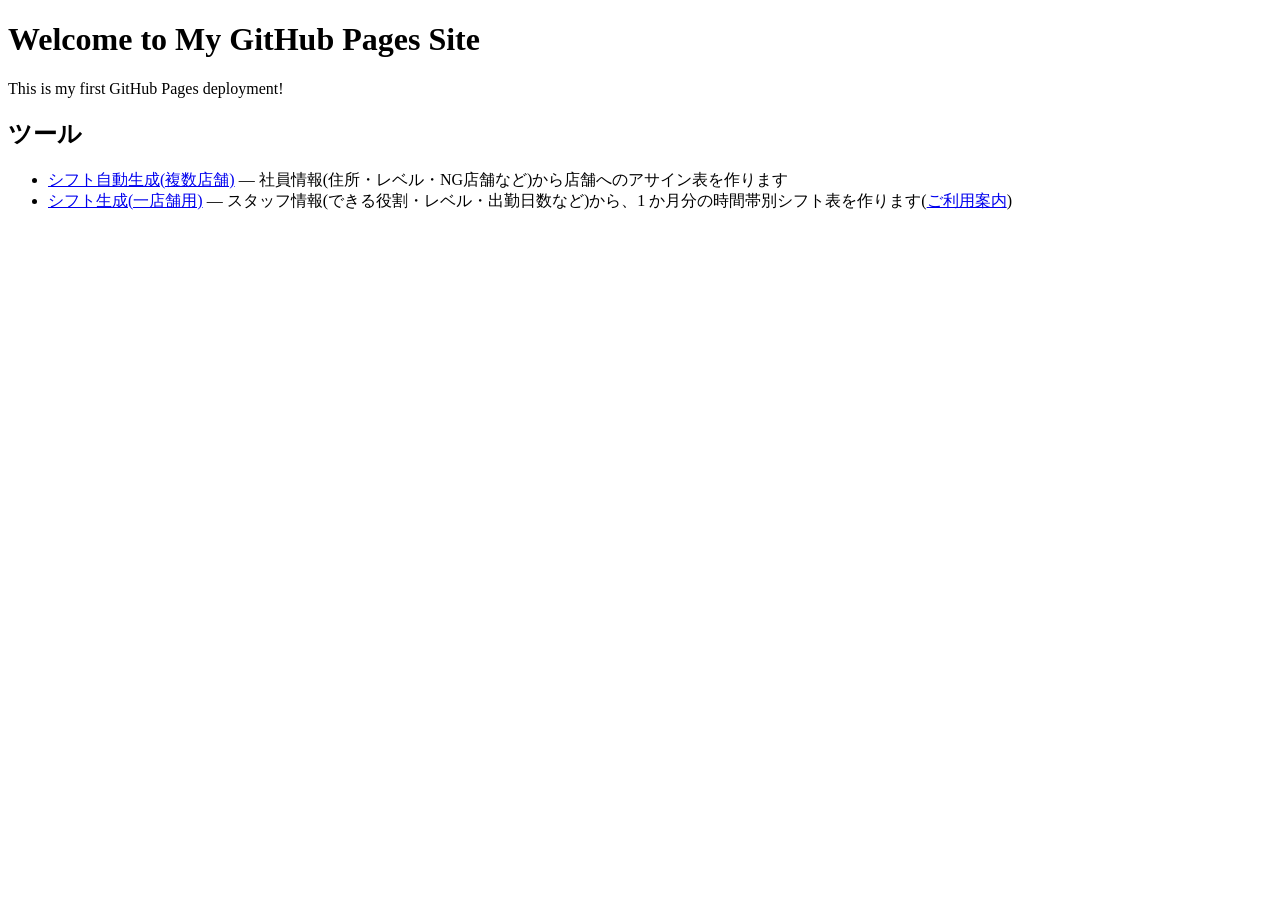
<file: index.html>
<!DOCTYPE html>
<html lang="ja">
<head>
    <meta charset="UTF-8">
    <meta name="viewport" content="width=device-width, initial-scale=1.0">
    <title>My GitHub Pages Site</title>
</head>
<body>
    <h1>Welcome to My GitHub Pages Site</h1>
    <p>This is my first GitHub Pages deployment!</p>
    <h2>ツール</h2>
    <ul>
        <li><a href="shift/">シフト自動生成(複数店舗)</a> — 社員情報(住所・レベル・NG店舗など)から店舗へのアサイン表を作ります</li>
        <li><a href="shift-single/">シフト生成(一店舗用)</a> — スタッフ情報(できる役割・レベル・出勤日数など)から、1 か月分の時間帯別シフト表を作ります(<a href="shift-single/guide.html">ご利用案内</a>)</li>
    </ul>
</body>
</html>
</file>
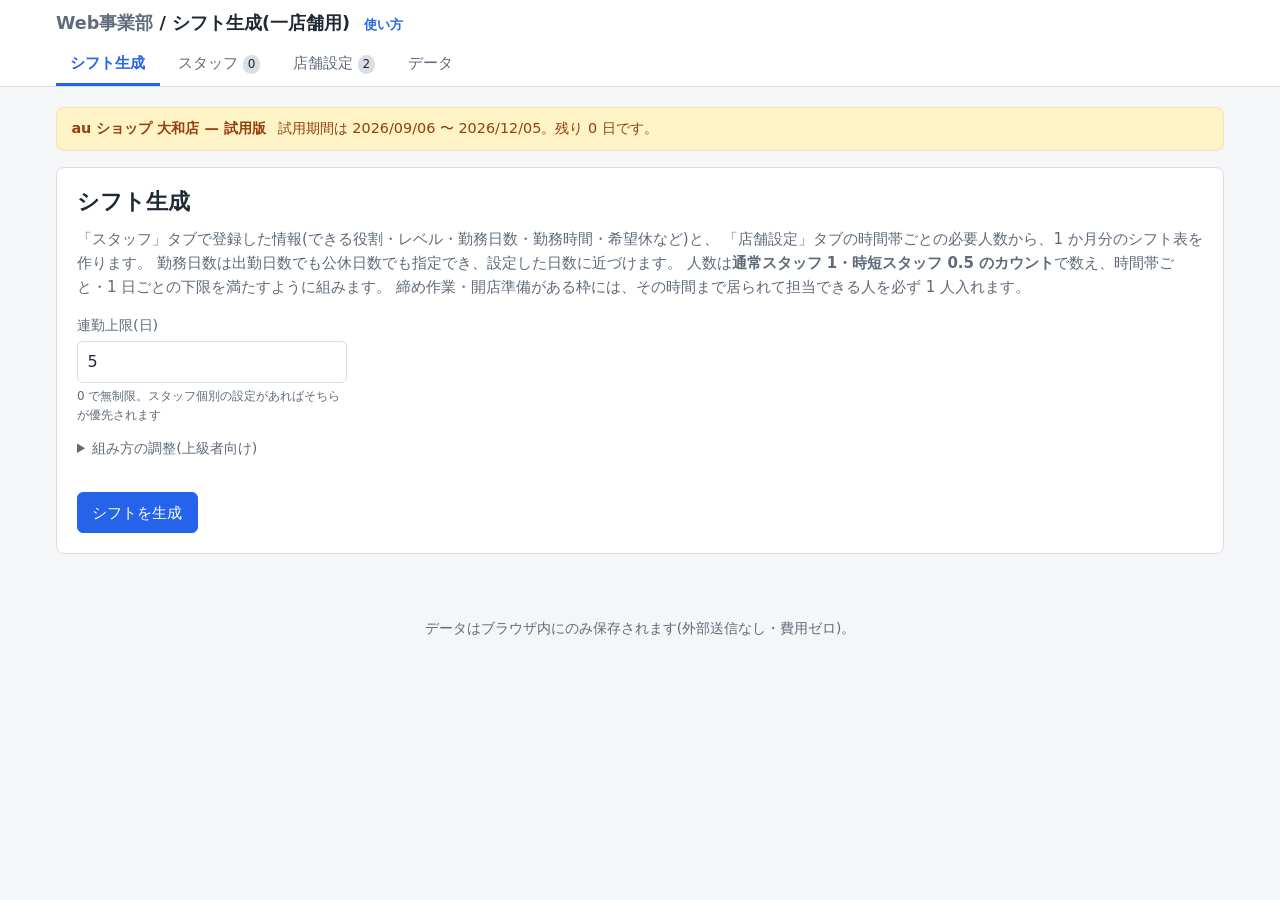
<file: shift-single/index.html>
<!DOCTYPE html>
<html lang="ja">
<head>
  <meta charset="UTF-8">
  <meta name="viewport" content="width=device-width, initial-scale=1.0">
  <meta name="robots" content="noindex">
  <title>シフト生成(一店舗用) | Web事業部</title>
  <link rel="stylesheet" href="style.css">
</head>
<body>
  <header class="app-header">
    <div class="app-header__inner">
      <h1 class="app-title"><a href="../">Web事業部</a> / シフト生成(一店舗用) <a class="app-title__guide" href="guide.html">使い方</a></h1>
      <nav class="tabs" role="tablist" aria-label="画面切り替え">
        <button class="tab is-active" role="tab" data-tab="generate" aria-selected="true">シフト生成</button>
        <button class="tab" role="tab" data-tab="staff" aria-selected="false">スタッフ <span class="badge" id="count-staff">0</span></button>
        <button class="tab" role="tab" data-tab="store" aria-selected="false">店舗設定 <span class="badge" id="count-slots">0</span></button>
        <button class="tab" role="tab" data-tab="data" aria-selected="false">データ</button>
      </nav>
    </div>
  </header>

  <main class="app-main">

    <div id="trial-banner" class="trial-banner" hidden></div>
    <div id="backup-notice" class="notice notice-warn backup-notice" hidden></div>

    <!-- ============ シフト生成 ============ -->
    <section class="panel" id="tab-generate" role="tabpanel">
      <h2>シフト生成</h2>
      <p class="help">
        「スタッフ」タブで登録した情報(できる役割・レベル・勤務日数・勤務時間・希望休など)と、
        「店舗設定」タブの時間帯ごとの必要人数から、1 か月分のシフト表を作ります。
        勤務日数は出勤日数でも公休日数でも指定でき、設定した日数に近づけます。
        人数は<strong>通常スタッフ 1・時短スタッフ 0.5 のカウント</strong>で数え、時間帯ごと・1 日ごとの下限を満たすように組みます。
        締め作業・開店準備がある枠には、その時間まで居られて担当できる人を必ず 1 人入れます。
      </p>

      <form id="form-generate" class="form-grid">
        <label>連勤上限(日) <input type="number" name="maxConsecutiveDays" min="0" max="14" step="1" value="5"> <small>0 で無制限。スタッフ個別の設定があればそちらが優先されます</small></label>
        <details class="form-grid__full">
          <summary>組み方の調整(上級者向け)</summary>
          <div class="form-grid">
            <label>出勤日数の残りを優先する強さ <input type="number" name="weightNeed" min="0" step="10" value="100"> <small>大きいほど、設定した出勤日数をきっちり消化します</small></label>
            <label>同じ時間帯に入りやすくする <input type="number" name="weightContinuity" min="0" step="1" value="6"> <small>早番の人はなるべく早番、にしたいとき大きく</small></label>
            <label>レベルの調整 <input type="number" name="weightLevel" min="0" step="1" value="3"> <small>ベテランが同じ枠に固まらないようにします</small></label>
            <label>連勤への減点 <input type="number" name="weightConsecutive" min="0" step="1" value="4"> <small>大きいほど連勤が減ります</small></label>
            <label class="check-inline"><input type="checkbox" name="improve" checked> 同じ日の枠どうしの入れ替えで人数不足を減らす</label>
          </div>
        </details>
        <div class="form-actions form-grid__full">
          <button type="submit" class="btn btn-primary">シフトを生成</button>
          <span id="generate-status" class="status"></span>
        </div>
      </form>

      <div id="result" class="result" hidden>
        <div class="result__toolbar">
          <h3>生成結果 <small id="result-period"></small></h3>
          <div class="btn-group">
            <button type="button" class="btn" id="btn-csv-grid">CSV(シフト表)</button>
            <button type="button" class="btn" id="btn-csv-date">CSV(日付別)</button>
            <button type="button" class="btn" id="btn-csv-staff">CSV(スタッフ別)</button>
            <button type="button" class="btn" id="btn-print">印刷</button>
          </div>
        </div>
        <ul class="stats" id="result-stats"></ul>
        <div id="result-warnings"></div>
        <h4>シフト表(スタッフ × 日付)</h4>
        <div class="table-wrap"><table class="shift-grid" id="result-shift-grid"></table></div>
        <p class="help" id="shift-grid-legend"></p>
        <h4>内訳(日付 × 時間帯)</h4>
        <div class="table-wrap"><table class="matrix" id="result-matrix"></table></div>
        <h4>スタッフ別の集計</h4>
        <div class="table-wrap"><table class="list" id="result-staff"></table></div>
      </div>
    </section>

    <!-- ============ スタッフ ============ -->
    <section class="panel" id="tab-staff" role="tabpanel" hidden>
      <h2>スタッフ</h2>
      <p class="help">
        できる役割(店舗設定で決めた担当)、レベル、この期間の勤務日数を登録します。
        時短勤務の人は「退勤する最遅時刻」を入れてください。締め作業まで残れない人として扱い、
        その枠には別途、締め作業ができる人が入るようにします。
        出勤時刻が決まっている人は「この時刻で固定する」にチェックを入れると、その時刻に始まる時間帯にだけ入ります。
      </p>

      <form id="form-staff" class="form-card">
        <input type="hidden" name="id">
        <h3 id="staff-form-title">スタッフを追加</h3>
        <div class="form-grid">
          <label><span>名前 <span class="req">*</span></span> <input type="text" name="name" required placeholder="山田 太郎"></label>
          <label>レベル
            <select name="level">
              <option value="1">1(研修中)</option>
              <option value="2">2(一人立ち)</option>
              <option value="3" selected>3(中堅)</option>
              <option value="4">4(リーダー)</option>
              <option value="5">5(店長代行)</option>
            </select>
          </label>
          <label>日数の基準
            <select name="dayCountMode">
              <option value="">店舗の既定にあわせる</option>
              <option value="work">出勤日数で指定</option>
              <option value="holiday">公休日数で指定</option>
            </select>
          </label>
          <label id="field-target-days"><span>出勤日数(この期間) <span class="req">*</span></span> <input type="number" name="targetDays" min="0" max="31" step="1" value="20"> <small>この日数を上限に、できるだけこの日数入れます</small></label>
          <label id="field-holiday-days" hidden><span>公休日数(この期間) <span class="req">*</span></span> <input type="number" name="holidayDays" min="0" max="31" step="1" value="9"> <small id="holiday-hint">期間の全日数から引いた日数が出勤日数になります</small></label>
          <label>出勤時刻 <input type="time" name="startLimit"> <small>空欄なら枠の開始時刻から</small></label>
          <label class="check-inline check-inline--field"><input type="checkbox" name="fixedStart"> この時刻で固定する <small>その時刻に始まる時間帯にだけ入れます</small></label>
          <label>退勤する最遅時刻 <input type="time" name="endLimit"> <small>時短勤務の人はここに終業時刻を入れます</small></label>
          <fieldset>
            <legend>開店準備・締め作業</legend>
            <div class="check-row">
              <label><input type="checkbox" name="canOpen" checked> 開店準備ができる</label>
              <label><input type="checkbox" name="canClose" checked> 締め作業ができる</label>
            </div>
          </fieldset>
          <fieldset class="form-grid__full">
            <legend>できる役割(担当)</legend>
            <div class="check-row" id="staff-roles"></div>
          </fieldset>
          <fieldset class="form-grid__full">
            <legend>勤務できる曜日</legend>
            <div class="check-row" id="staff-weekdays"></div>
          </fieldset>
          <fieldset class="form-grid__full">
            <legend>対応できる時間帯</legend>
            <div class="check-row" id="staff-slots"></div>
          </fieldset>
          <div class="form-grid__full">
            <span class="field-label">希望休</span>
            <div class="chip-input">
              <input type="date" id="staff-dayoff-date">
              <button type="button" class="btn btn-small" id="btn-add-dayoff">追加</button>
            </div>
            <div class="chips" id="staff-daysoff"></div>
          </div>
          <label>人数カウント <input type="number" name="headcount" min="0" max="5" step="0.5" placeholder="自動"> <small>空欄なら自動(時短は 0.5、それ以外は 1)</small></label>
          <label>連勤上限(任意) <input type="number" name="maxConsecutiveDays" min="0" max="14" step="1" placeholder="全体設定を使う"></label>
          <label class="form-grid__full">メモ <input type="text" name="note" placeholder="レジ担当、土日は夕方から など"></label>
        </div>
        <div class="form-actions">
          <button type="submit" class="btn btn-primary" id="btn-staff-submit">追加</button>
          <button type="button" class="btn" id="btn-staff-cancel" hidden>キャンセル</button>
          <span id="staff-status" class="status"></span>
        </div>
      </form>

      <details class="form-card" id="bulk-days-card" open>
        <summary>勤務日数をまとめて編集</summary>
        <p class="help">毎月変わる出勤日数・公休日数を、この表で一覧のまま直せます。入力するとその場で保存されます。</p>
        <div class="form-actions">
          <label class="bulk-apply">
            <span>全員を</span>
            <select id="bulk-mode">
              <option value="work">出勤日数</option>
              <option value="holiday">公休日数</option>
            </select>
            <input type="number" id="bulk-value" min="0" max="31" step="1" value="20">
            <span>日にする</span>
          </label>
          <button type="button" class="btn" id="btn-bulk-apply">全員に適用</button>
          <span class="status" id="bulk-status"></span>
        </div>
        <div class="table-wrap"><table class="list" id="bulk-days-table"></table></div>
        <p class="help" id="bulk-balance"></p>
      </details>

      <div class="table-wrap">
        <table class="list" id="staff-table"></table>
      </div>
    </section>

    <!-- ============ 店舗設定 ============ -->
    <section class="panel" id="tab-store" role="tabpanel" hidden>
      <h2>店舗設定</h2>
      <p class="help">シフトを作る期間と、時間帯ごとの必要人数を設定します。</p>

      <form id="form-store" class="form-card">
        <div class="form-grid">
          <label>店舗名 <input type="text" name="name" placeholder="カフェ 本店"></label>
          <label><span>開始日 <span class="req">*</span></span> <input type="date" name="periodStart" required></label>
          <label><span>終了日 <span class="req">*</span></span> <input type="date" name="periodEnd" required></label>
          <div class="form-grid__full period-quick">
            <span class="field-label">期間をまとめて設定</span>
            <div class="btn-group">
              <button type="button" class="btn btn-small" id="btn-period-this">今月</button>
              <button type="button" class="btn btn-small" id="btn-period-next">来月</button>
            </div>
            <small>翌月のシフトを作るときは「来月」を押してから生成してください</small>
          </div>
          <label>勤務日数の基準(既定)
            <select name="dayCountMode">
              <option value="work">出勤日数</option>
              <option value="holiday">公休日数</option>
            </select>
            <small>スタッフごとに個別に変えられます</small>
          </label>
          <fieldset class="form-grid__full">
            <legend>定休日</legend>
            <p class="help">「毎週」にチェックを入れるとその曜日は毎週休みです。「第1」〜「第5」「最終」を使うと、第1水曜だけ休み、といった設定ができます。</p>
            <div class="table-wrap"><table class="closed-grid" id="store-closed-grid"></table></div>
            <p class="help" id="closed-preview"></p>
          </fieldset>
          <div class="form-grid__full">
            <span class="field-label">臨時休業日</span>
            <div class="chip-input">
              <input type="date" id="store-closed-date">
              <button type="button" class="btn btn-small" id="btn-add-closed-date">追加</button>
            </div>
            <div class="chips" id="store-closed-dates"></div>
          </div>
          <fieldset class="form-grid__full">
            <legend>人手が足りないとき</legend>
            <label class="check-inline"><input type="checkbox" name="autoRelax" checked> 足りない日が出るなら、平日を薄くして全体を回す</label>
            <p class="help">土日祝は薄くしません。必要量を満たしたあと、残っている出勤日数は人の少ない日に配ります。</p>
          </fieldset>
          <fieldset class="form-grid__full">
            <legend>1日の合計カウント(下限)</legend>
            <p class="help">通常スタッフ 1・時短スタッフ 0.5 で数えた、その日の合計の下限です。空欄なら使いません(時間帯ごとの必要カウントだけで組みます)。</p>
            <div class="form-grid">
              <label>平日 <input type="number" name="dayMinCount" min="0" max="50" step="0.5" placeholder="使わない"></label>
              <label>土日祝 <input type="number" name="dayMinCountWeekend" min="0" max="50" step="0.5" placeholder="平日と同じ"></label>
            </div>
          </fieldset>
          <fieldset class="form-grid__full">
            <legend>多めに配置する日</legend>
            <label class="check-inline"><input type="checkbox" name="useHolidays" checked> 祝日も土日と同じ人数にする</label>
            <p class="help" id="holiday-preview"></p>
            <span class="field-label">そのほか多めにしたい日(セール日など)</span>
            <div class="chip-input">
              <input type="date" id="store-busy-date">
              <button type="button" class="btn btn-small" id="btn-add-busy-date">追加</button>
            </div>
            <div class="chips" id="store-busy-dates"></div>
          </fieldset>
        </div>
      </form>

      <h3>役割(担当)</h3>
      <p class="help">
        店舗で分けたい担当を登録します。例) au ショップ: フロア・カウンター・事務 / 飲食店: ホール・キッチン。
        役割を使わない運用なら、すべて削除しても構いません。
      </p>
      <div class="form-actions">
        <label class="check-inline">業態のひな形
          <select id="preset-select"></select>
        </label>
        <button type="button" class="btn" id="btn-apply-preset">ひな形を適用</button>
        <span class="status">役割・レベルの呼び方・時間帯をまとめて差し替えます</span>
      </div>
      <div id="role-list"></div>
      <div class="form-actions">
        <button type="button" class="btn" id="btn-add-role">役割を追加</button>
      </div>

      <h3>レベルの呼び方</h3>
      <p class="help">1〜5 の各レベルの呼び方を、店舗の言い方に合わせて変えられます。</p>
      <div class="form-grid" id="level-labels"></div>

      <h3>時間帯(シフト枠)</h3>
      <p class="help">
        1 日の中の勤務パターンです。必要カウントは「通常スタッフ 1・時短スタッフ 0.5」で数えた合計の下限です。
        役割ごとの必須人数は<strong>実人数</strong>で指定します(フロア 1 人なら、時短でも 1 人として確保します)。
      </p>
      <div id="slot-list"></div>
      <div class="form-actions">
        <button type="button" class="btn" id="btn-add-slot">時間帯を追加</button>
      </div>
    </section>

    <!-- ============ データ ============ -->
    <section class="panel" id="tab-data" role="tabpanel" hidden>
      <h2>データ</h2>
      <p class="help">
        入力した内容はこのブラウザの中(localStorage)だけに保存されます。外部には送信しません。
        端末を替えるときや、バックアップを取りたいときは書き出し・読み込みを使ってください。
      </p>
      <div class="form-actions">
        <label class="check-inline">サンプル
          <select id="sample-select"></select>
        </label>
        <button type="button" class="btn" id="btn-sample">サンプルを読み込む</button>
        <button type="button" class="btn" id="btn-export">JSON を書き出す</button>
        <button type="button" class="btn" id="btn-import">JSON を読み込む</button>
        <input type="file" id="import-file" accept="application/json,.json" hidden>
        <button type="button" class="btn btn-danger" id="btn-clear">すべて消す</button>
      </div>
      <p class="status" id="backup-status"></p>
      <p class="status" id="data-status"></p>
    </section>

  </main>

  <footer class="app-footer">
    データはブラウザ内にのみ保存されます(外部送信なし・費用ゼロ)。
  </footer>

  <script src="trial.js"></script>
  <script src="holidays.js"></script>
  <script src="scheduler.js"></script>
  <script src="app.js"></script>
</body>
</html>
</file>
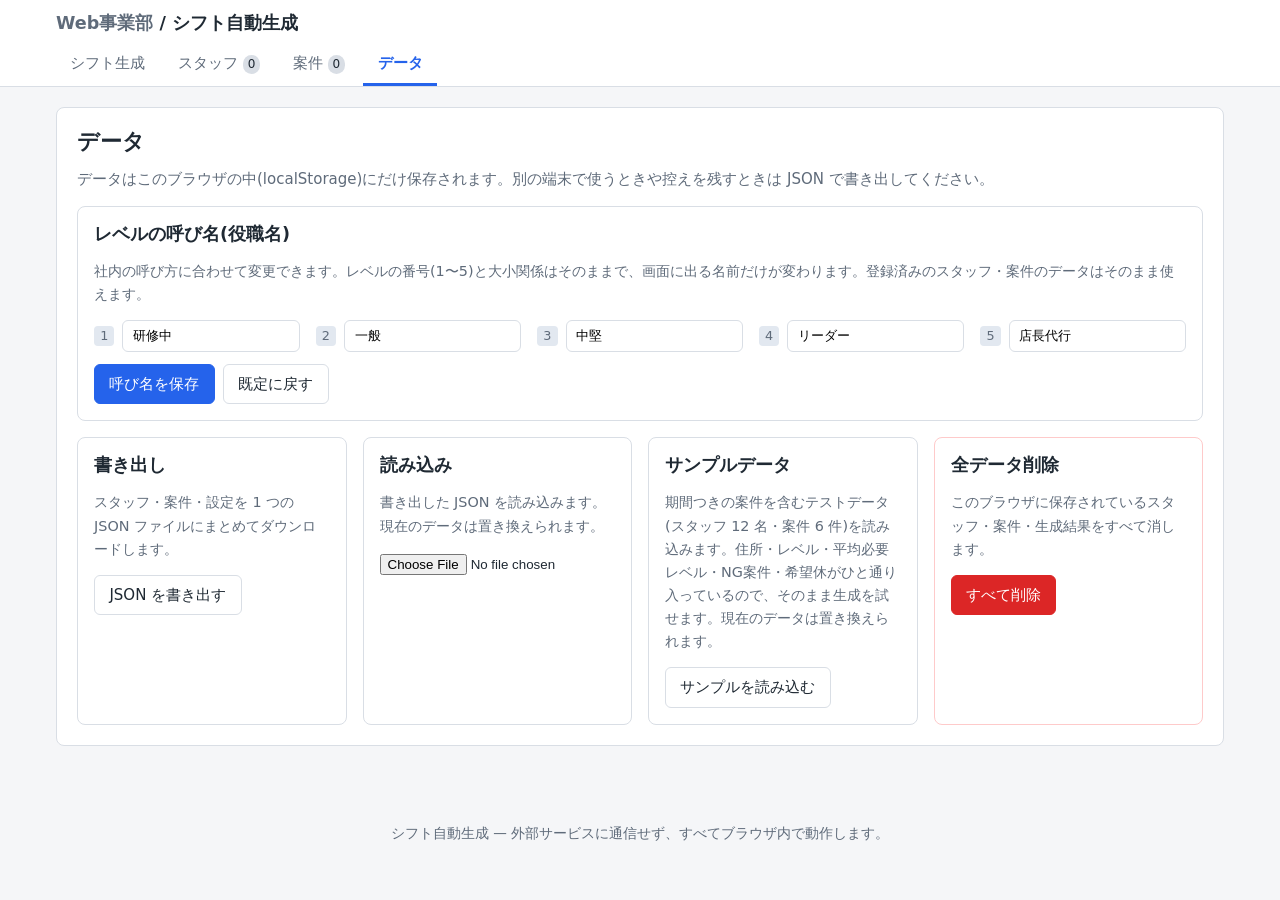
<file: shift/index.html>
<!DOCTYPE html>
<html lang="ja">
<head>
  <meta charset="UTF-8">
  <meta name="viewport" content="width=device-width, initial-scale=1.0">
  <title>シフト自動生成 | Web事業部</title>
  <link rel="stylesheet" href="style.css">
</head>
<body>
  <header class="app-header">
    <div class="app-header__inner">
      <h1 class="app-title"><a href="../">Web事業部</a> / シフト自動生成</h1>
      <nav class="tabs" role="tablist" aria-label="画面切り替え">
        <button class="tab is-active" role="tab" data-tab="generate" aria-selected="true">シフト生成</button>
        <button class="tab" role="tab" data-tab="employees" aria-selected="false">スタッフ <span class="badge" id="count-employees">0</span></button>
        <button class="tab" role="tab" data-tab="projects" aria-selected="false">案件 <span class="badge" id="count-projects">0</span></button>
        <button class="tab" role="tab" data-tab="data" aria-selected="false">データ</button>
      </nav>
    </div>
  </header>

  <main class="app-main">

    <!-- ============ シフト生成 ============ -->
    <section class="panel" id="tab-generate" role="tabpanel">
      <h2>シフト生成</h2>
      <p class="help">登録したスタッフ情報(住所・レベル・NG案件・勤務可能曜日・希望休)と案件情報(期間・必要人数・平均必要レベル)から、期間内の各日のアサインを作ります。案件ごとにコアメンバーを決めてから日々を埋めるため、同じ案件には同じ顔ぶれが入りやすくなっています。</p>

      <form id="form-generate" class="form-grid">
        <label>開始日 <input type="date" name="startDate" required></label>
        <label>終了日 <input type="date" name="endDate" required></label>
        <div class="form-grid__full"><button type="button" class="btn btn-sm" id="btn-fit-period">登録済みの案件の期間に合わせる</button></div>
        <label>通勤距離の上限(km) <input type="number" name="maxDistanceKm" min="0" step="1" value="60"> <small>0 で無制限</small></label>
        <label>連勤上限(日) <input type="number" name="maxConsecutiveDays" min="0" max="14" step="1" value="5"> <small>0 で無制限</small></label>
        <details class="form-grid__full">
          <summary>スコアの重み(上級者向け)</summary>
          <div class="form-grid">
            <label>距離 1km あたりの減点 <input type="number" name="weightDistance" min="0" step="0.1" value="1"></label>
            <label>公平性(稼働率の偏り)の減点 <input type="number" name="weightFairness" min="0" step="1" value="20"></label>
            <label>希望案件への加点 <input type="number" name="weightPreferred" min="0" step="1" value="15"></label>
            <label>同じ案件に入った実績への加点 <input type="number" name="weightContinuity" min="0" step="1" value="30"></label>
            <label>コアメンバーへの加点(顔ぶれの固定) <input type="number" name="weightCore" min="0" step="1" value="60"></label>
            <label>コア選定: 期間を担当できる割合への加点 <input type="number" name="weightCoverage" min="0" step="1" value="40"></label>
            <label>高レベル人材の温存(超過 1 段階あたりの減点) <input type="number" name="weightOverLevel" min="0" step="1" value="3"></label>
          </div>
        </details>
        <div class="form-actions form-grid__full">
          <button type="submit" class="btn btn-primary">シフトを生成</button>
          <span id="generate-status" class="status"></span>
        </div>
      </form>

      <div id="result" class="result" hidden>
        <div class="result__toolbar">
          <h3>生成結果 <small id="result-period"></small></h3>
          <div class="btn-group">
            <button class="btn" id="btn-csv-matrix">CSV(表形式)</button>
            <button class="btn" id="btn-csv-list">CSV(一覧)</button>
            <button class="btn" id="btn-print">印刷</button>
          </div>
        </div>
        <div id="result-warnings"></div>
        <h4>案件 × 日付</h4>
        <div class="table-wrap"><table class="matrix" id="result-matrix"></table></div>
        <h4>案件別のまとめ</h4>
        <div class="table-wrap"><table class="list" id="result-projects"></table></div>
        <h4>スタッフ別の集計</h4>
        <div class="table-wrap"><table class="list" id="result-employees"></table></div>
      </div>
    </section>

    <!-- ============ 社員 ============ -->
    <section class="panel" id="tab-employees" role="tabpanel" hidden>
      <h2>スタッフ</h2>
      <form id="form-employee" class="form-card">
        <input type="hidden" name="id">
        <h3 id="employee-form-title">スタッフを追加</h3>
        <div class="form-grid">
          <label><span>名前 <span class="req">*</span></span> <input type="text" name="name" required placeholder="山田 太郎"></label>
          <label>レベル
            <select name="level" data-level-options="employee"></select>
          </label>
          <label class="form-grid__full">住所 <input type="text" name="address" placeholder="東京都新宿区西新宿2-8-1"> <small>都道府県・市区町村から現場との距離を推定します</small></label>
          <label>緯度(任意) <input type="number" name="lat" step="any" placeholder="35.6896"></label>
          <label>経度(任意) <input type="number" name="lng" step="any" placeholder="139.6921"> <small>入れると距離が正確になります</small></label>
          <label>週の上限日数 <input type="number" name="maxDaysPerWeek" min="0" max="7" value="5"></label>
          <fieldset class="form-grid__full">
            <legend>勤務可能な曜日</legend>
            <div class="check-row" data-weekdays="availableWeekdays"></div>
          </fieldset>
          <label class="form-grid__full">希望休(YYYY-MM-DD を改行またはカンマ区切り)
            <textarea name="unavailableDates" rows="2" placeholder="2026-09-10, 2026-09-15"></textarea>
          </label>
          <fieldset>
            <legend>NG案件(行けない現場)</legend>
            <div class="check-col" data-projectlist="ngProjectIds"></div>
          </fieldset>
          <fieldset>
            <legend>希望案件(優先的に入れたい現場)</legend>
            <div class="check-col" data-projectlist="preferredProjectIds"></div>
          </fieldset>
          <label class="form-grid__full">メモ <input type="text" name="memo"></label>
        </div>
        <div class="form-actions">
          <button type="submit" class="btn btn-primary">保存</button>
          <button type="button" class="btn" data-action="reset-form">クリア</button>
        </div>
      </form>
      <div class="table-wrap"><table class="list" id="table-employees"></table></div>
    </section>

    <!-- ============ 案件 ============ -->
    <section class="panel" id="tab-projects" role="tabpanel" hidden>
      <h2>案件</h2>
      <p class="help">受注した案件を登録します。期間(開始日〜終了日)を入れると、その期間だけシフトが組まれます。期間を空欄にすると常設の現場として毎日扱われます。</p>
      <form id="form-project" class="form-card">
        <input type="hidden" name="id">
        <h3 id="project-form-title">案件を追加</h3>
        <div class="form-grid">
          <label><span>案件名 <span class="req">*</span></span> <input type="text" name="name" required placeholder="○○ビル 什器搬入"></label>
          <label>1日の必要人数 <input type="number" name="requiredStaff" min="0" max="99" value="2"></label>
          <label>開始日 <input type="date" name="startDate"> <small>空欄で常設扱い</small></label>
          <label>終了日 <input type="date" name="endDate"></label>
          <label class="form-grid__full">現場の住所 <input type="text" name="address" placeholder="東京都新宿区西新宿1-1-3"></label>
          <label>緯度(任意) <input type="number" name="lat" step="any"></label>
          <label>経度(任意) <input type="number" name="lng" step="any"></label>
          <label>平均必要レベル
            <input type="number" name="requiredAvgLevel" min="0" max="5" step="0.1" value="0">
            <small>その日に入るスタッフのレベル平均がこの値以上になるようにします。0 で不問(例: 2.5)</small>
          </label>
          <label>最低レベル(これ未満は配置しない)
            <select name="minLevel" data-level-options="min"></select>
          </label>
          <label>リーダー要件(1 名はこのレベル以上)
            <select name="leaderLevel" data-level-options="leader"></select>
          </label>
          <fieldset class="form-grid__full">
            <legend>稼働曜日</legend>
            <div class="check-row" data-weekdays="openWeekdays"></div>
          </fieldset>
          <label class="form-grid__full">メモ <input type="text" name="memo"></label>
        </div>
        <div class="form-actions">
          <button type="submit" class="btn btn-primary">保存</button>
          <button type="button" class="btn" data-action="reset-form">クリア</button>
        </div>
      </form>
      <div class="table-wrap"><table class="list" id="table-projects"></table></div>
    </section>

    <!-- ============ データ ============ -->
    <section class="panel" id="tab-data" role="tabpanel" hidden>
      <h2>データ</h2>
      <p class="help">データはこのブラウザの中(localStorage)にだけ保存されます。別の端末で使うときや控えを残すときは JSON で書き出してください。</p>
      <div class="card-list">
        <div class="card card--wide">
          <h3>レベルの呼び名(役職名)</h3>
          <p>社内の呼び方に合わせて変更できます。レベルの番号(1〜5)と大小関係はそのままで、画面に出る名前だけが変わります。登録済みのスタッフ・案件のデータはそのまま使えます。</p>
          <form id="form-levels">
            <div class="level-names" id="level-names"></div>
            <div class="form-actions">
              <button type="submit" class="btn btn-primary">呼び名を保存</button>
              <button type="button" class="btn" id="btn-levels-reset">既定に戻す</button>
              <span class="status" id="levels-status"></span>
            </div>
          </form>
        </div>
        <div class="card">
          <h3>書き出し</h3>
          <p>スタッフ・案件・設定を 1 つの JSON ファイルにまとめてダウンロードします。</p>
          <button class="btn" id="btn-export">JSON を書き出す</button>
        </div>
        <div class="card">
          <h3>読み込み</h3>
          <p>書き出した JSON を読み込みます。現在のデータは置き換えられます。</p>
          <input type="file" id="input-import" accept="application/json,.json">
        </div>
        <div class="card">
          <h3>サンプルデータ</h3>
          <p>期間つきの案件を含むテストデータ(スタッフ 12 名・案件 6 件)を読み込みます。住所・レベル・平均必要レベル・NG案件・希望休がひと通り入っているので、そのまま生成を試せます。現在のデータは置き換えられます。</p>
          <button class="btn" id="btn-sample">サンプルを読み込む</button>
        </div>
        <div class="card card--danger">
          <h3>全データ削除</h3>
          <p>このブラウザに保存されているスタッフ・案件・生成結果をすべて消します。</p>
          <button class="btn btn-danger" id="btn-clear">すべて削除</button>
        </div>
      </div>
    </section>
  </main>

  <footer class="app-footer">
    <p>シフト自動生成 — 外部サービスに通信せず、すべてブラウザ内で動作します。</p>
  </footer>

  <script src="scheduler.js"></script>
  <script src="app.js"></script>
</body>
</html>
</file>
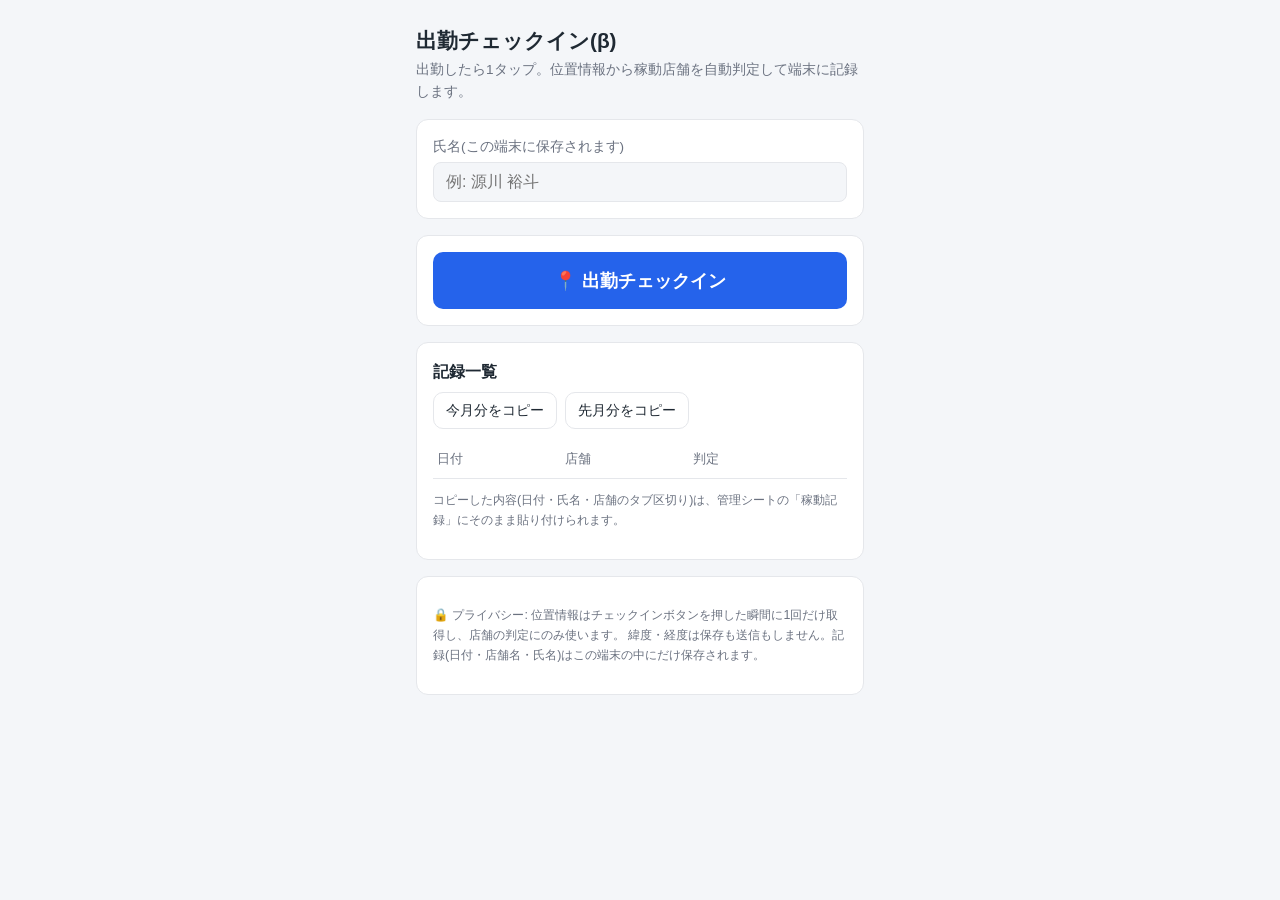
<file: checkin.html>
<!DOCTYPE html>
<html lang="ja">
<head>
<meta charset="UTF-8">
<meta name="viewport" content="width=device-width, initial-scale=1.0">
<title>出勤チェックイン(β)</title>
<style>
  :root {
    --bg: #f4f6f9;
    --card: #ffffff;
    --text: #1f2933;
    --sub: #6b7280;
    --accent: #2563eb;
    --accent-press: #1d4ed8;
    --line: #e5e7eb;
    --ok-bg: #ecfdf5;
    --ok-text: #047857;
    --warn-bg: #fffbeb;
    --warn-text: #b45309;
  }
  @media (prefers-color-scheme: dark) {
    :root {
      --bg: #111827;
      --card: #1f2937;
      --text: #f3f4f6;
      --sub: #9ca3af;
      --accent: #3b82f6;
      --accent-press: #2563eb;
      --line: #374151;
      --ok-bg: #064e3b;
      --ok-text: #a7f3d0;
      --warn-bg: #78350f;
      --warn-text: #fde68a;
    }
  }
  * { box-sizing: border-box; }
  body {
    margin: 0;
    background: var(--bg);
    color: var(--text);
    font-family: -apple-system, BlinkMacSystemFont, "Hiragino Sans", "Noto Sans JP", sans-serif;
    line-height: 1.6;
  }
  main { max-width: 480px; margin: 0 auto; padding: 16px 16px 48px; }
  h1 { font-size: 1.3rem; margin: 8px 0 2px; }
  .lead { color: var(--sub); font-size: 0.85rem; margin: 0 0 16px; }
  .card {
    background: var(--card);
    border: 1px solid var(--line);
    border-radius: 12px;
    padding: 16px;
    margin-bottom: 16px;
  }
  label { display: block; font-size: 0.85rem; color: var(--sub); margin-bottom: 4px; }
  input[type="text"], select {
    width: 100%;
    font-size: 1rem;
    padding: 10px 12px;
    border: 1px solid var(--line);
    border-radius: 8px;
    background: var(--bg);
    color: var(--text);
  }
  button {
    font-size: 1rem;
    border: none;
    border-radius: 10px;
    padding: 12px 16px;
    cursor: pointer;
  }
  .primary {
    display: block;
    width: 100%;
    background: var(--accent);
    color: #fff;
    font-size: 1.15rem;
    font-weight: bold;
    padding: 16px;
  }
  .primary:active { background: var(--accent-press); }
  .secondary {
    background: none;
    border: 1px solid var(--line);
    color: var(--text);
    font-size: 0.9rem;
    padding: 8px 12px;
  }
  .status { margin-top: 12px; padding: 10px 12px; border-radius: 8px; font-size: 0.95rem; display: none; }
  .status.ok { display: block; background: var(--ok-bg); color: var(--ok-text); }
  .status.warn { display: block; background: var(--warn-bg); color: var(--warn-text); }
  .manual { display: none; margin-top: 12px; }
  .manual.show { display: block; }
  .row-actions { display: flex; gap: 8px; margin-top: 12px; flex-wrap: wrap; }
  table { width: 100%; border-collapse: collapse; font-size: 0.95rem; }
  th, td { text-align: left; padding: 8px 4px; border-bottom: 1px solid var(--line); }
  th { color: var(--sub); font-weight: normal; font-size: 0.8rem; }
  td button { padding: 4px 10px; font-size: 0.8rem; }
  .note { font-size: 0.78rem; color: var(--sub); }
  textarea {
    width: 100%; height: 120px; margin-top: 8px;
    border: 1px solid var(--line); border-radius: 8px;
    background: var(--bg); color: var(--text); font-size: 0.85rem;
    display: none;
  }
  textarea.show { display: block; }
</style>
</head>
<body>
<main>
  <h1>出勤チェックイン(β)</h1>
  <p class="lead">出勤したら1タップ。位置情報から稼動店舗を自動判定して端末に記録します。</p>

  <section class="card">
    <label for="name">氏名(この端末に保存されます)</label>
    <input type="text" id="name" placeholder="例: 源川 裕斗" autocomplete="name">
  </section>

  <section class="card">
    <button class="primary" id="checkinBtn">📍 出勤チェックイン</button>
    <div class="status" id="status"></div>
    <div class="manual" id="manual">
      <label for="manualStore">店舗を選んで手動で記録:</label>
      <select id="manualStore"></select>
      <div class="row-actions">
        <button class="secondary" id="manualBtn">この店舗で記録する</button>
      </div>
    </div>
  </section>

  <section class="card">
    <h2 style="font-size:1rem; margin:0 0 8px;">記録一覧</h2>
    <div class="row-actions" style="margin:0 0 12px;">
      <button class="secondary" id="copyThisMonth">今月分をコピー</button>
      <button class="secondary" id="copyLastMonth">先月分をコピー</button>
    </div>
    <table>
      <thead><tr><th>日付</th><th>店舗</th><th>判定</th><th></th></tr></thead>
      <tbody id="logBody"></tbody>
    </table>
    <textarea id="fallbackArea" readonly></textarea>
    <p class="note">コピーした内容(日付・氏名・店舗のタブ区切り)は、管理シートの「稼動記録」にそのまま貼り付けられます。</p>
  </section>

  <section class="card">
    <p class="note">
      🔒 プライバシー: 位置情報はチェックインボタンを押した瞬間に1回だけ取得し、店舗の判定にのみ使います。
      緯度・経度は保存も送信もしません。記録(日付・店舗名・氏名)はこの端末の中にだけ保存されます。
    </p>
  </section>
</main>

<script>
"use strict";

// 店舗リスト(座標は最寄り駅の仮の値。実際の店舗の場所に合わせて要修正)
// radiusM: この距離(メートル)以内なら、その店舗にいると判定する
var STORES = [
  { name: "元住吉",        lat: 35.5636, lng: 139.6544, radiusM: 600 },
  { name: "大和",          lat: 35.4876, lng: 139.4617, radiusM: 600 },
  { name: "南林間",        lat: 35.5030, lng: 139.4552, radiusM: 600 },
  { name: "ジョイナス横浜", lat: 35.4660, lng: 139.6220, radiusM: 600 },
  { name: "橋本",          lat: 35.5949, lng: 139.3450, radiusM: 600 },
  { name: "武蔵新城",      lat: 35.5871, lng: 139.6533, radiusM: 600 },
  { name: "本社",          lat: 35.4660, lng: 139.6220, radiusM: 600 }
];

var KEY_NAME = "checkin.name";
var KEY_LOGS = "checkin.logs"; // [{date:"2026/09/05", store:"大和", method:"GPS"|"手動"}]

var nameInput = document.getElementById("name");
var statusEl = document.getElementById("status");
var manualEl = document.getElementById("manual");
var manualStore = document.getElementById("manualStore");
var logBody = document.getElementById("logBody");
var fallbackArea = document.getElementById("fallbackArea");

function loadLogs() {
  try { return JSON.parse(localStorage.getItem(KEY_LOGS)) || []; }
  catch (e) { return []; }
}
function saveLogs(logs) {
  try { localStorage.setItem(KEY_LOGS, JSON.stringify(logs)); }
  catch (e) { showStatus("warn", "端末への保存に失敗しました。プライベートモードでは使えません。"); }
}
function todayStr() {
  var d = new Date();
  return d.getFullYear() + "/" + pad2(d.getMonth() + 1) + "/" + pad2(d.getDate());
}
function pad2(n) { return ("0" + n).slice(-2); }

function showStatus(kind, msg) {
  statusEl.className = "status " + kind;
  statusEl.textContent = msg;
}

// 2点間の距離(メートル)。ハバサイン公式
function distanceM(lat1, lng1, lat2, lng2) {
  var R = 6371000;
  var toRad = function (deg) { return deg * Math.PI / 180; };
  var dLat = toRad(lat2 - lat1);
  var dLng = toRad(lng2 - lng1);
  var a = Math.sin(dLat / 2) * Math.sin(dLat / 2) +
    Math.cos(toRad(lat1)) * Math.cos(toRad(lat2)) *
    Math.sin(dLng / 2) * Math.sin(dLng / 2);
  return 2 * R * Math.asin(Math.sqrt(a));
}

function addLog(store, method) {
  var name = nameInput.value.trim();
  if (!name) {
    showStatus("warn", "先に氏名を入力してください。");
    return;
  }
  var date = todayStr();
  var logs = loadLogs();
  var dup = logs.some(function (l) { return l.date === date && l.store === store; });
  if (dup) {
    showStatus("warn", date + " の「" + store + "」はすでに記録済みです。");
    return;
  }
  logs.push({ date: date, store: store, method: method });
  saveLogs(logs);
  renderLogs();
  showStatus("ok", "✅ " + date + " 「" + store + "」で記録しました(" + method + ")。");
  manualEl.className = "manual";
}

document.getElementById("checkinBtn").addEventListener("click", function () {
  if (!nameInput.value.trim()) {
    showStatus("warn", "先に氏名を入力してください。");
    return;
  }
  if (!navigator.geolocation) {
    showStatus("warn", "この端末では位置情報が使えません。下から手動で選んでください。");
    manualEl.className = "manual show";
    return;
  }
  showStatus("ok", "位置情報を取得しています…");
  navigator.geolocation.getCurrentPosition(function (pos) {
    var lat = pos.coords.latitude;
    var lng = pos.coords.longitude;
    var best = null;
    STORES.forEach(function (s) {
      var d = distanceM(lat, lng, s.lat, s.lng);
      if (!best || d < best.d) best = { store: s, d: d };
    });
    // 座標はここで使い捨て。保存しない
    if (best && best.d <= best.store.radiusM) {
      addLog(best.store.name, "GPS");
    } else {
      var near = best ? "(いちばん近いのは「" + best.store.name + "」約" + Math.round(best.d / 100) / 10 + "km)" : "";
      showStatus("warn", "登録済みの店舗の近くではないようです" + near + "。下から手動で選んでください。");
      manualEl.className = "manual show";
    }
  }, function () {
    showStatus("warn", "位置情報を取得できませんでした(許可されていない可能性)。下から手動で選んでください。");
    manualEl.className = "manual show";
  }, { enableHighAccuracy: true, timeout: 10000, maximumAge: 60000 });
});

document.getElementById("manualBtn").addEventListener("click", function () {
  addLog(manualStore.value, "手動");
});

function renderLogs() {
  var logs = loadLogs().slice().sort(function (a, b) { return a.date < b.date ? 1 : -1; });
  logBody.innerHTML = "";
  logs.forEach(function (l) {
    var tr = document.createElement("tr");
    [l.date, l.store, l.method].forEach(function (v) {
      var td = document.createElement("td");
      td.textContent = v;
      tr.appendChild(td);
    });
    var tdBtn = document.createElement("td");
    var btn = document.createElement("button");
    btn.className = "secondary";
    btn.textContent = "削除";
    btn.addEventListener("click", function () {
      var rest = loadLogs().filter(function (x) {
        return !(x.date === l.date && x.store === l.store && x.method === l.method);
      });
      saveLogs(rest);
      renderLogs();
    });
    tdBtn.appendChild(btn);
    tr.appendChild(tdBtn);
    logBody.appendChild(tr);
  });
}

function copyMonth(offset) {
  var name = nameInput.value.trim();
  if (!name) {
    showStatus("warn", "先に氏名を入力してください。");
    return;
  }
  var d = new Date();
  d.setDate(1);
  d.setMonth(d.getMonth() + offset);
  var prefix = d.getFullYear() + "/" + pad2(d.getMonth() + 1) + "/";
  var lines = loadLogs()
    .filter(function (l) { return l.date.indexOf(prefix) === 0; })
    .sort(function (a, b) { return a.date < b.date ? -1 : 1; })
    .map(function (l) { return l.date + "\t" + name + "\t" + l.store; });
  if (lines.length === 0) {
    showStatus("warn", "その月の記録がありません。");
    return;
  }
  var text = lines.join("\n");
  var done = function () { showStatus("ok", lines.length + " 件をコピーしました。管理シートの「稼動記録」に貼り付けてください。"); };
  if (navigator.clipboard && navigator.clipboard.writeText) {
    navigator.clipboard.writeText(text).then(done, function () { showFallback(text); });
  } else {
    showFallback(text);
  }
}
function showFallback(text) {
  fallbackArea.value = text;
  fallbackArea.className = "show";
  fallbackArea.select();
  showStatus("warn", "自動コピーできなかったので、下の欄を長押しでコピーしてください。");
}

document.getElementById("copyThisMonth").addEventListener("click", function () { copyMonth(0); });
document.getElementById("copyLastMonth").addEventListener("click", function () { copyMonth(-1); });

// 初期化
nameInput.value = localStorage.getItem(KEY_NAME) || "";
nameInput.addEventListener("change", function () {
  try { localStorage.setItem(KEY_NAME, nameInput.value.trim()); } catch (e) {}
});
STORES.forEach(function (s) {
  var opt = document.createElement("option");
  opt.value = s.name;
  opt.textContent = s.name;
  manualStore.appendChild(opt);
});
renderLogs();
</script>
</body>
</html>
</file>
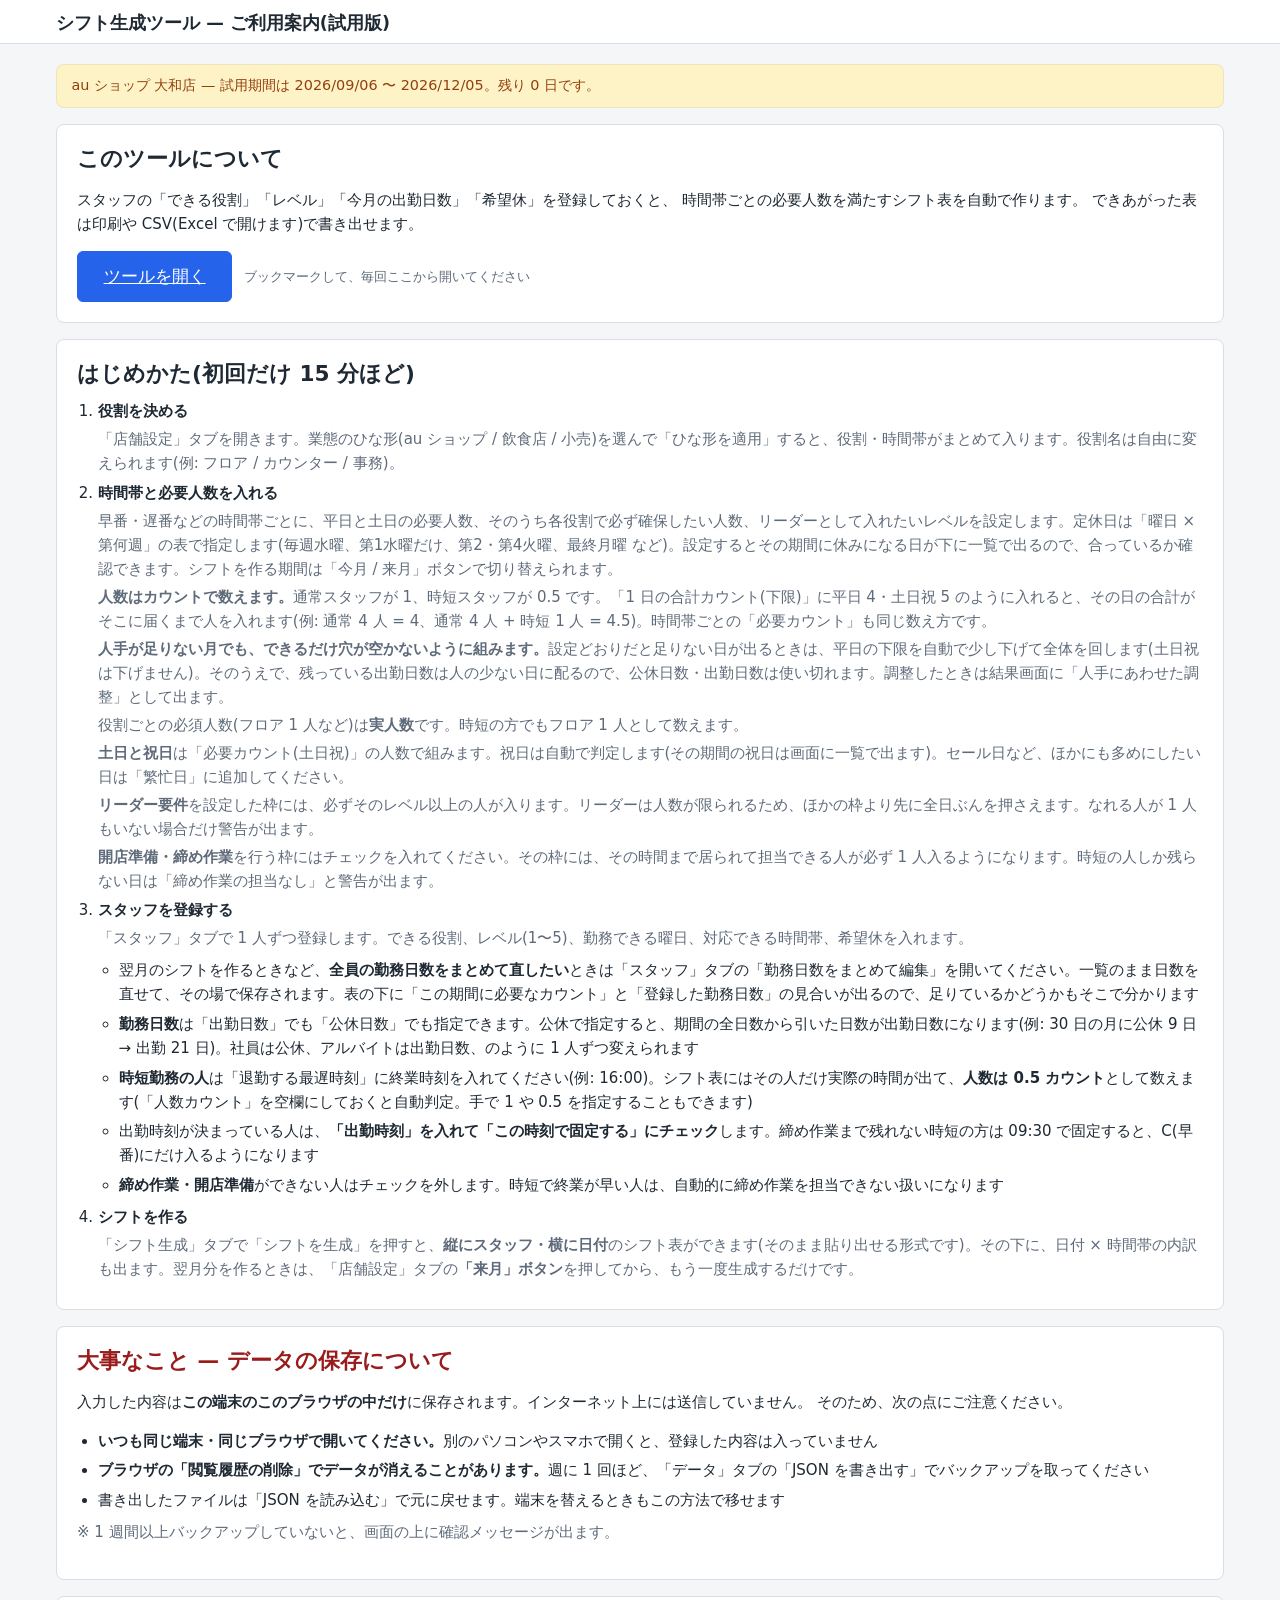
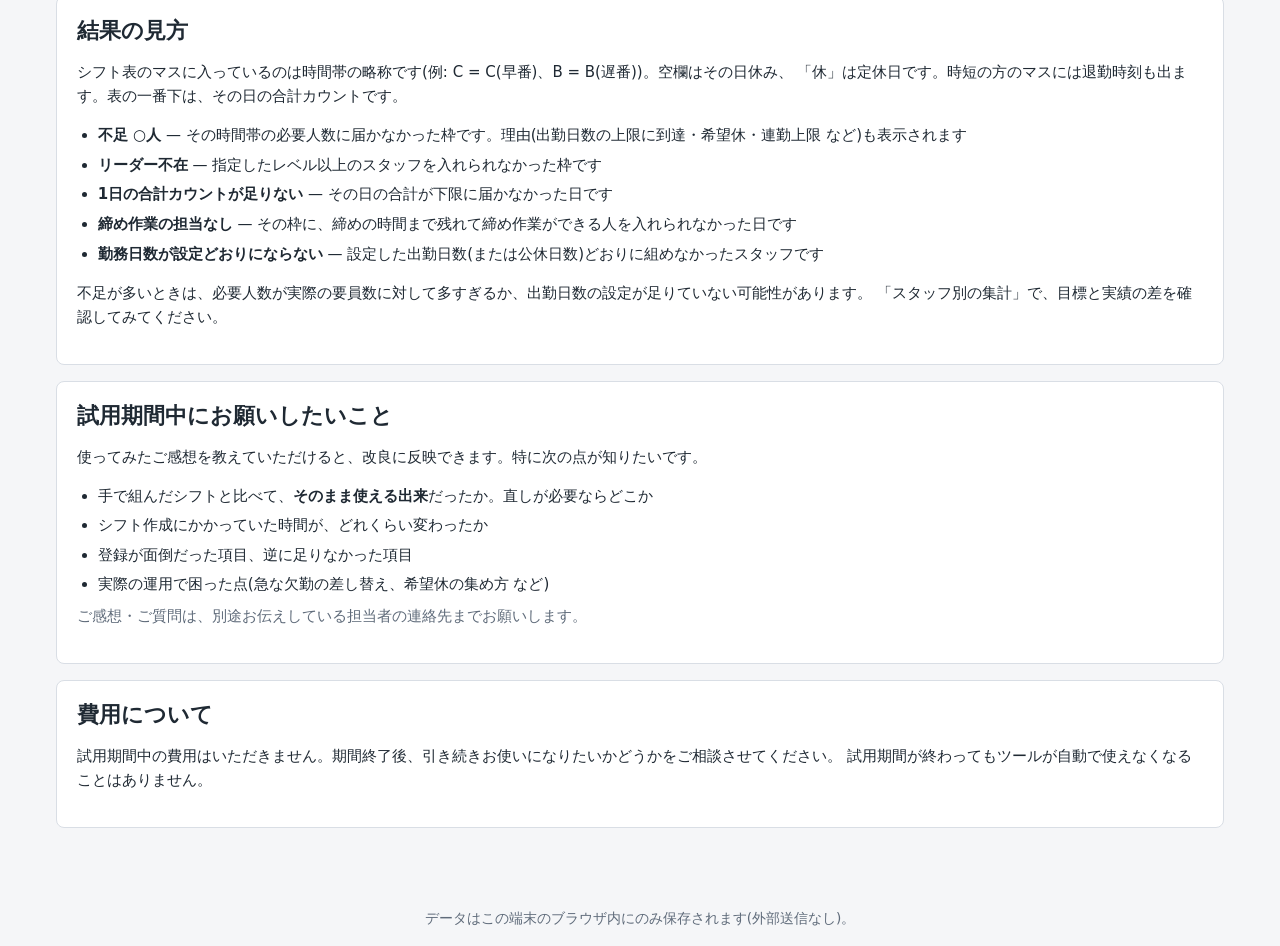
<file: shift-single/guide.html>
<!DOCTYPE html>
<html lang="ja">
<head>
  <meta charset="UTF-8">
  <meta name="viewport" content="width=device-width, initial-scale=1.0">
  <meta name="robots" content="noindex">
  <title>ご利用案内 | シフト生成ツール(試用版)</title>
  <link rel="stylesheet" href="style.css">
</head>
<body>
  <header class="app-header">
    <div class="app-header__inner">
      <h1 class="app-title">シフト生成ツール — ご利用案内(試用版)</h1>
    </div>
  </header>

  <main class="app-main guide">

    <div id="trial-banner" class="trial-banner" hidden></div>

    <section class="panel">
      <h2>このツールについて</h2>
      <p>
        スタッフの「できる役割」「レベル」「今月の出勤日数」「希望休」を登録しておくと、
        時間帯ごとの必要人数を満たすシフト表を自動で作ります。
        できあがった表は印刷や CSV(Excel で開けます)で書き出せます。
      </p>
      <p class="guide-cta">
        <a class="btn btn-primary btn-large" href="./">ツールを開く</a>
        <small>ブックマークして、毎回ここから開いてください</small>
      </p>
    </section>

    <section class="panel">
      <h2>はじめかた(初回だけ 15 分ほど)</h2>
      <ol class="guide-steps">
        <li>
          <strong>役割を決める</strong>
          <p>「店舗設定」タブを開きます。業態のひな形(au ショップ / 飲食店 / 小売)を選んで「ひな形を適用」すると、役割・時間帯がまとめて入ります。役割名は自由に変えられます(例: フロア / カウンター / 事務)。</p>
        </li>
        <li>
          <strong>時間帯と必要人数を入れる</strong>
          <p>早番・遅番などの時間帯ごとに、平日と土日の必要人数、そのうち各役割で必ず確保したい人数、リーダーとして入れたいレベルを設定します。定休日は「曜日 × 第何週」の表で指定します(毎週水曜、第1水曜だけ、第2・第4火曜、最終月曜 など)。設定するとその期間に休みになる日が下に一覧で出るので、合っているか確認できます。シフトを作る期間は「今月 / 来月」ボタンで切り替えられます。</p>
          <p><strong>人数はカウントで数えます。</strong>通常スタッフが 1、時短スタッフが 0.5 です。「1 日の合計カウント(下限)」に平日 4・土日祝 5 のように入れると、その日の合計がそこに届くまで人を入れます(例: 通常 4 人 = 4、通常 4 人 + 時短 1 人 = 4.5)。時間帯ごとの「必要カウント」も同じ数え方です。</p>
          <p><strong>人手が足りない月でも、できるだけ穴が空かないように組みます。</strong>設定どおりだと足りない日が出るときは、平日の下限を自動で少し下げて全体を回します(土日祝は下げません)。そのうえで、残っている出勤日数は人の少ない日に配るので、公休日数・出勤日数は使い切れます。調整したときは結果画面に「人手にあわせた調整」として出ます。</p>
          <p>役割ごとの必須人数(フロア 1 人など)は<strong>実人数</strong>です。時短の方でもフロア 1 人として数えます。</p>
          <p><strong>土日と祝日</strong>は「必要カウント(土日祝)」の人数で組みます。祝日は自動で判定します(その期間の祝日は画面に一覧で出ます)。セール日など、ほかにも多めにしたい日は「繁忙日」に追加してください。</p>
          <p><strong>リーダー要件</strong>を設定した枠には、必ずそのレベル以上の人が入ります。リーダーは人数が限られるため、ほかの枠より先に全日ぶんを押さえます。なれる人が 1 人もいない場合だけ警告が出ます。</p>
          <p><strong>開店準備・締め作業</strong>を行う枠にはチェックを入れてください。その枠には、その時間まで居られて担当できる人が必ず 1 人入るようになります。時短の人しか残らない日は「締め作業の担当なし」と警告が出ます。</p>
        </li>
        <li>
          <strong>スタッフを登録する</strong>
          <p>「スタッフ」タブで 1 人ずつ登録します。できる役割、レベル(1〜5)、勤務できる曜日、対応できる時間帯、希望休を入れます。</p>
          <ul>
            <li>翌月のシフトを作るときなど、<strong>全員の勤務日数をまとめて直したい</strong>ときは「スタッフ」タブの「勤務日数をまとめて編集」を開いてください。一覧のまま日数を直せて、その場で保存されます。表の下に「この期間に必要なカウント」と「登録した勤務日数」の見合いが出るので、足りているかどうかもそこで分かります</li>
            <li><strong>勤務日数</strong>は「出勤日数」でも「公休日数」でも指定できます。公休で指定すると、期間の全日数から引いた日数が出勤日数になります(例: 30 日の月に公休 9 日 → 出勤 21 日)。社員は公休、アルバイトは出勤日数、のように 1 人ずつ変えられます</li>
            <li><strong>時短勤務の人</strong>は「退勤する最遅時刻」に終業時刻を入れてください(例: 16:00)。シフト表にはその人だけ実際の時間が出て、<strong>人数は 0.5 カウント</strong>として数えます(「人数カウント」を空欄にしておくと自動判定。手で 1 や 0.5 を指定することもできます)</li>
            <li>出勤時刻が決まっている人は、<strong>「出勤時刻」を入れて「この時刻で固定する」にチェック</strong>します。締め作業まで残れない時短の方は 09:30 で固定すると、C(早番)にだけ入るようになります</li>
            <li><strong>締め作業・開店準備</strong>ができない人はチェックを外します。時短で終業が早い人は、自動的に締め作業を担当できない扱いになります</li>
          </ul>
        </li>
        <li>
          <strong>シフトを作る</strong>
          <p>「シフト生成」タブで「シフトを生成」を押すと、<strong>縦にスタッフ・横に日付</strong>のシフト表ができます(そのまま貼り出せる形式です)。その下に、日付 × 時間帯の内訳も出ます。翌月分を作るときは、「店舗設定」タブの<strong>「来月」ボタン</strong>を押してから、もう一度生成するだけです。</p>
        </li>
      </ol>
    </section>

    <section class="panel">
      <h2 class="guide-warn">大事なこと — データの保存について</h2>
      <p>
        入力した内容は<strong>この端末のこのブラウザの中だけ</strong>に保存されます。インターネット上には送信していません。
        そのため、次の点にご注意ください。
      </p>
      <ul>
        <li><strong>いつも同じ端末・同じブラウザで開いてください。</strong>別のパソコンやスマホで開くと、登録した内容は入っていません</li>
        <li><strong>ブラウザの「閲覧履歴の削除」でデータが消えることがあります。</strong>週に 1 回ほど、「データ」タブの「JSON を書き出す」でバックアップを取ってください</li>
        <li>書き出したファイルは「JSON を読み込む」で元に戻せます。端末を替えるときもこの方法で移せます</li>
      </ul>
      <p class="help">※ 1 週間以上バックアップしていないと、画面の上に確認メッセージが出ます。</p>
    </section>

    <section class="panel">
      <h2>結果の見方</h2>
      <p>
        シフト表のマスに入っているのは時間帯の略称です(例: C = C(早番)、B = B(遅番))。空欄はその日休み、
        「休」は定休日です。時短の方のマスには退勤時刻も出ます。表の一番下は、その日の合計カウントです。
      </p>
      <ul>
        <li><strong>不足 ○人</strong> — その時間帯の必要人数に届かなかった枠です。理由(出勤日数の上限に到達・希望休・連勤上限 など)も表示されます</li>
        <li><strong>リーダー不在</strong> — 指定したレベル以上のスタッフを入れられなかった枠です</li>
        <li><strong>1日の合計カウントが足りない</strong> — その日の合計が下限に届かなかった日です</li>
        <li><strong>締め作業の担当なし</strong> — その枠に、締めの時間まで残れて締め作業ができる人を入れられなかった日です</li>
        <li><strong>勤務日数が設定どおりにならない</strong> — 設定した出勤日数(または公休日数)どおりに組めなかったスタッフです</li>
      </ul>
      <p>
        不足が多いときは、必要人数が実際の要員数に対して多すぎるか、出勤日数の設定が足りていない可能性があります。
        「スタッフ別の集計」で、目標と実績の差を確認してみてください。
      </p>
    </section>

    <section class="panel">
      <h2>試用期間中にお願いしたいこと</h2>
      <p>使ってみたご感想を教えていただけると、改良に反映できます。特に次の点が知りたいです。</p>
      <ul>
        <li>手で組んだシフトと比べて、<strong>そのまま使える出来</strong>だったか。直しが必要ならどこか</li>
        <li>シフト作成にかかっていた時間が、どれくらい変わったか</li>
        <li>登録が面倒だった項目、逆に足りなかった項目</li>
        <li>実際の運用で困った点(急な欠勤の差し替え、希望休の集め方 など)</li>
      </ul>
      <p id="guide-contact" class="help"></p>
    </section>

    <section class="panel">
      <h2>費用について</h2>
      <p>
        試用期間中の費用はいただきません。期間終了後、引き続きお使いになりたいかどうかをご相談させてください。
        試用期間が終わってもツールが自動で使えなくなることはありません。
      </p>
    </section>

  </main>

  <footer class="app-footer">
    データはこの端末のブラウザ内にのみ保存されます(外部送信なし)。
  </footer>

  <script src="trial.js"></script>
  <script>
    (function () {
      'use strict';
      var trial = window.ShiftTrial;
      if (!trial) return;
      var st = trial.status(trial.CONFIG);
      var box = document.getElementById('trial-banner');
      if (st.enabled) {
        box.className = 'trial-banner trial-banner--' + st.phase;
        box.textContent = (st.storeName ? st.storeName + ' — ' : '') + st.message;
        box.hidden = false;
      }
      var contact = document.getElementById('guide-contact');
      contact.textContent = st.contact
        ? 'ご連絡先: ' + st.contact
        : 'ご感想・ご質問は、別途お伝えしている担当者の連絡先までお願いします。';
    })();
  </script>
</body>
</html>
</file>
<file: shift-single/style.css>
:root {
  --bg: #f5f6f8;
  --surface: #ffffff;
  --text: #1f2933;
  --muted: #5f6b7a;
  --line: #d9dee5;
  --primary: #2563eb;
  --primary-ink: #ffffff;
  --danger: #dc2626;
  --ok-bg: #dcfce7;
  --ok-ink: #166534;
  --warn-bg: #fef3c7;
  --warn-ink: #92400e;
  --error-bg: #fee2e2;
  --error-ink: #991b1b;
  --info-bg: #e0f2fe;
  --info-ink: #075985;
  --role-bg: #eff6ff;
  --role-ink: #1d4ed8;
  --weekend-bg: #fdf2f8;
  --sat-ink: #1d4ed8;
  --sun-ink: #be123c;
  --radius: 8px;
}

* { box-sizing: border-box; }

[hidden] { display: none !important; }

body {
  margin: 0;
  font-family: system-ui, -apple-system, "Segoe UI", "Hiragino Sans", "Noto Sans JP", sans-serif;
  font-size: 15px;
  line-height: 1.6;
  color: var(--text);
  background: var(--bg);
}

h1, h2, h3, h4 { line-height: 1.3; margin: 0 0 0.5em; }
h2 { font-size: 1.35rem; }
h3 { font-size: 1.1rem; }
h4 { font-size: 1rem; margin-top: 1.5em; color: var(--muted); }
a { color: var(--primary); }
small { color: var(--muted); font-weight: normal; }

/* ---- header ---- */
.app-header { background: var(--surface); border-bottom: 1px solid var(--line); position: sticky; top: 0; z-index: 10; }
.app-header__inner { max-width: 1200px; margin: 0 auto; padding: 0.75rem 1rem 0; }
.app-title { font-size: 1.1rem; margin: 0 0 0.5rem; }
.app-title a { color: var(--muted); text-decoration: none; }

.tabs { display: flex; gap: 0.25rem; overflow-x: auto; }
.tab {
  appearance: none; border: 0; background: transparent; cursor: pointer;
  padding: 0.5rem 0.9rem; font: inherit; color: var(--muted);
  border-bottom: 3px solid transparent; white-space: nowrap;
}
.tab.is-active { color: var(--primary); border-bottom-color: var(--primary); font-weight: 600; }
.badge { display: inline-block; min-width: 1.4em; padding: 0 0.4em; border-radius: 999px; background: var(--line); color: var(--text); font-size: 0.75rem; text-align: center; }

/* ---- layout ---- */
.app-main { max-width: 1200px; margin: 0 auto; padding: 1.25rem 1rem 3rem; }
.panel { background: var(--surface); border: 1px solid var(--line); border-radius: var(--radius); padding: 1.25rem; }
.help { color: var(--muted); margin-top: 0; }
.app-footer { text-align: center; color: var(--muted); font-size: 0.85rem; padding: 1rem; }

/* ---- forms ---- */
.form-card { border: 1px solid var(--line); border-radius: var(--radius); padding: 1rem; margin-bottom: 1.25rem; background: #fafbfc; }
.form-grid { display: grid; grid-template-columns: repeat(auto-fit, minmax(240px, 1fr)); gap: 0.75rem 1rem; align-items: start; }
.form-grid__full { grid-column: 1 / -1; }
.form-grid > label { display: flex; flex-direction: column; gap: 0.25rem; font-size: 0.9rem; color: var(--muted); }
.form-grid label input, .form-grid label select { font: inherit; font-size: 1rem; color: var(--text); }
.field-label { display: block; font-size: 0.9rem; color: var(--muted); margin-bottom: 0.25rem; }
input[type="text"], input[type="number"], input[type="date"], input[type="time"], select, textarea {
  width: 100%; padding: 0.45rem 0.6rem; border: 1px solid var(--line); border-radius: 6px; background: var(--surface);
  font: inherit;
}
textarea { resize: vertical; }
fieldset { border: 1px solid var(--line); border-radius: 6px; padding: 0.5rem 0.75rem; margin: 0; min-width: 0; }
legend { font-size: 0.9rem; color: var(--muted); padding: 0 0.25rem; }
.check-row { display: flex; flex-wrap: wrap; gap: 0.25rem 1rem; }
.check-row label, .check-inline { display: inline-flex; flex-direction: row; align-items: center; gap: 0.35rem; color: var(--text); font-size: 0.95rem; }
.check-row label input, .check-inline input { width: auto; }
.req { color: var(--danger); }
.form-actions { display: flex; gap: 0.5rem; align-items: center; margin-top: 0.75rem; flex-wrap: wrap; }
.status { color: var(--muted); font-size: 0.9rem; }
details summary { cursor: pointer; color: var(--muted); font-size: 0.9rem; margin-bottom: 0.5rem; }

/* ---- buttons ---- */
.btn {
  appearance: none; font: inherit; cursor: pointer;
  padding: 0.45rem 0.9rem; border: 1px solid var(--line); border-radius: 6px;
  background: var(--surface); color: var(--text);
}
.btn:hover { border-color: var(--primary); color: var(--primary); }
.btn-primary { background: var(--primary); border-color: var(--primary); color: var(--primary-ink); }
.btn-primary:hover { opacity: 0.9; color: var(--primary-ink); }
.btn-danger { color: var(--danger); border-color: var(--danger); }
.btn-danger:hover { background: var(--danger); color: #fff; }
.btn-small { padding: 0.25rem 0.6rem; font-size: 0.85rem; }
.btn-group { display: flex; gap: 0.5rem; flex-wrap: wrap; }

/* ---- chips(希望休・臨時休業日) ---- */
.chip-input { display: flex; gap: 0.5rem; align-items: center; max-width: 320px; }
.chips { display: flex; flex-wrap: wrap; gap: 0.35rem; margin-top: 0.5rem; }
.chip {
  display: inline-flex; align-items: center; gap: 0.35rem;
  padding: 0.15rem 0.5rem; border-radius: 999px; background: var(--info-bg); color: var(--info-ink); font-size: 0.85rem;
}
.chip button { appearance: none; border: 0; background: transparent; color: inherit; cursor: pointer; font-size: 1rem; line-height: 1; padding: 0; }
.chips:empty::after { content: 'なし'; color: var(--muted); font-size: 0.85rem; }

/* ---- 時間帯カード ---- */
.slot-card { border: 1px solid var(--line); border-radius: var(--radius); padding: 0.9rem; margin-bottom: 0.75rem; background: #fafbfc; }
.slot-card__head { display: flex; justify-content: space-between; align-items: center; gap: 0.5rem; margin-bottom: 0.5rem; }
.slot-card__head h4 { margin: 0; color: var(--text); }
.slot-empty { color: var(--muted); border: 1px dashed var(--line); border-radius: var(--radius); padding: 1rem; text-align: center; }

/* ---- tables ---- */
.table-wrap { overflow-x: auto; -webkit-overflow-scrolling: touch; }
table { border-collapse: collapse; width: 100%; font-size: 0.9rem; }
th, td { border: 1px solid var(--line); padding: 0.4rem 0.5rem; text-align: left; vertical-align: top; }
th { background: #f0f2f5; font-weight: 600; white-space: nowrap; }
.list td.num, .list th.num { text-align: right; }
tbody tr:nth-child(even) { background: #fafbfc; }

.matrix th:first-child, .matrix td:first-child { white-space: nowrap; position: sticky; left: 0; background: var(--surface); z-index: 1; }
.matrix tr.is-weekend td:first-child, .matrix tr.is-weekend th:first-child { background: var(--weekend-bg); }
.matrix tr.is-weekend { background: var(--weekend-bg); }
.matrix .sat { color: var(--sat-ink); }
.matrix .sun { color: var(--sun-ink); }
.matrix td.closed { color: var(--muted); text-align: center; }
.matrix td.none { color: var(--muted); }
.matrix ul { list-style: none; margin: 0; padding: 0; }
.matrix li { white-space: nowrap; }

.tag { display: inline-block; padding: 0 0.35rem; border-radius: 4px; font-size: 0.75rem; margin-right: 0.25rem; }
.tag-role { background: var(--role-bg); color: var(--role-ink); }
.tag-any { background: #f1f5f9; color: var(--muted); }
.tag-lv { background: #f1f5f9; color: var(--muted); }
.leader-mark { color: var(--warn-ink); font-weight: 600; }
.shortage { color: var(--error-ink); background: var(--error-bg); border-radius: 4px; padding: 0 0.3rem; display: inline-block; }

/* ---- 結果 ---- */
.result { margin-top: 1.5rem; border-top: 1px solid var(--line); padding-top: 1rem; }
.result__toolbar { display: flex; justify-content: space-between; align-items: center; gap: 0.75rem; flex-wrap: wrap; }
.stats { list-style: none; display: flex; flex-wrap: wrap; gap: 0.5rem 1.25rem; padding: 0; margin: 0.75rem 0; }
.stats li { font-size: 0.9rem; color: var(--muted); }
.stats b { color: var(--text); font-size: 1.05rem; }
.notice { border-radius: 6px; padding: 0.6rem 0.8rem; margin: 0.5rem 0; font-size: 0.9rem; }
.notice-ok { background: var(--ok-bg); color: var(--ok-ink); }
.notice-warn { background: var(--warn-bg); color: var(--warn-ink); }
.notice-error { background: var(--error-bg); color: var(--error-ink); }
.notice ul { margin: 0.35rem 0 0; padding-left: 1.2rem; }
.notice summary { cursor: pointer; }
.diff-minus { color: var(--error-ink); font-weight: 600; }

@media (max-width: 600px) {
  .app-main { padding: 1rem 0.5rem 3rem; }
  .panel { padding: 1rem 0.75rem; }
  .form-grid { grid-template-columns: 1fr; }
  table { font-size: 0.85rem; }
}

/* ---- 印刷 ---- */
@media print {
  .app-header, .app-footer, #form-generate, .result__toolbar .btn-group, .panel > .help { display: none !important; }
  body { background: #fff; font-size: 11px; }
  .panel { border: 0; padding: 0; }
  .result { border-top: 0; }
  .table-wrap { overflow: visible; }
  table { font-size: 10px; }
  .matrix tr { break-inside: avoid; }
}

/* ---- 試用の案内 ---- */
.trial-banner {
  display: flex; flex-wrap: wrap; align-items: baseline; gap: 0.25rem 0.75rem;
  border-radius: var(--radius); padding: 0.6rem 0.9rem; margin-bottom: 1rem;
  font-size: 0.9rem; background: var(--info-bg); color: var(--info-ink);
  border: 1px solid rgba(0, 0, 0, 0.06);
}
.trial-banner--ending { background: var(--warn-bg); color: var(--warn-ink); }
.trial-banner--ended { background: var(--error-bg); color: var(--error-ink); }
.trial-banner__contact { margin-left: auto; }
.backup-notice { display: flex; flex-wrap: wrap; align-items: center; gap: 0.5rem; margin-bottom: 1rem; }
.backup-notice span { flex: 1 1 20rem; }
.app-title__guide { font-size: 0.8rem; margin-left: 0.5rem; color: var(--primary) !important; }

@media print {
  .trial-banner, .backup-notice { display: none !important; }
}

/* ---- ご利用案内ページ ---- */
.guide .panel { margin-bottom: 1rem; }
.guide .panel ul, .guide .panel ol { margin: 0.5rem 0; padding-left: 1.3rem; }
.guide .panel li { margin-bottom: 0.35rem; }
.guide-cta { display: flex; align-items: center; gap: 0.75rem; flex-wrap: wrap; margin-bottom: 0; }
.btn-large { padding: 0.7rem 1.6rem; font-size: 1.05rem; }
.guide-steps > li { margin-bottom: 1rem; }
.guide-steps > li > p { margin: 0.25rem 0 0; color: var(--muted); }
.guide-warn { color: var(--error-ink); }

.period-quick { display: flex; align-items: center; gap: 0.5rem; flex-wrap: wrap; }
.period-quick .field-label { margin: 0; }

.duty-mark { color: var(--ok-ink); font-weight: 600; background: var(--ok-bg); border-radius: 3px; padding: 0 0.2rem; }
.short-time { color: var(--warn-ink); font-weight: 600; }

.check-inline--field { align-items: flex-start; gap: 0.4rem; font-size: 0.95rem; }
.check-inline--field small { display: block; }

.holiday-name { color: var(--sun-ink); display: block; font-size: 0.75rem; }

.count-mark { color: var(--warn-ink); font-weight: 600; }
.cell-count { color: var(--muted); font-size: 0.75rem; margin-top: 0.2rem; }
.day-count { display: block; font-size: 0.75rem; color: var(--muted); }

.notice-info { background: var(--info-bg); color: var(--info-ink); }

.closed-grid { width: auto; min-width: 20rem; }
.closed-grid th, .closed-grid td { padding: 0.3rem 0.5rem; text-align: center; }
.closed-grid tbody th { background: #f0f2f5; font-weight: 600; }
.closed-grid input { width: auto; }

/* ---- 完成版シフト表(スタッフ × 日付)---- */
.shift-grid { font-size: 0.8rem; border-collapse: collapse; }
.shift-grid th, .shift-grid td { padding: 0.2rem 0.3rem; text-align: center; white-space: nowrap; }
.shift-grid thead th { background: #f0f2f5; font-weight: 600; }
.shift-grid thead th small { display: block; font-size: 0.7rem; font-weight: normal; }
.shift-grid .name-col {
  position: sticky; left: 0; z-index: 2; background: var(--surface);
  text-align: left; min-width: 8rem; max-width: 12rem;
  overflow: hidden; text-overflow: ellipsis;
}
.shift-grid thead .name-col { background: #f0f2f5; z-index: 3; }
.shift-grid tbody tr:nth-child(even) { background: #fafbfc; }
.shift-grid tbody tr:nth-child(even) .name-col { background: #fafbfc; }
.shift-grid td.on-duty { background: var(--role-bg); color: var(--role-ink); font-weight: 600; }
.shift-grid td.closed-col, .shift-grid th.closed-col { background: #eceff3; color: var(--muted); }
.shift-grid td.sun, .shift-grid th.sun { background: var(--weekend-bg); }
.shift-grid td.sat, .shift-grid th.sat { background: #eff6ff; }
.shift-grid td.on-duty.sun, .shift-grid td.on-duty.sat { background: var(--role-bg); }
.shift-grid td.on-duty small { display: block; font-size: 0.65rem; font-weight: normal; }
.shift-grid .total-row { background: #f0f2f5; font-weight: 600; }
.shift-grid .total-row .name-col { background: #f0f2f5; }

@media print {
  .shift-grid { font-size: 8px; }
  .shift-grid th, .shift-grid td { padding: 1px 2px; }
  .shift-grid .name-col { position: static; }
}

/* ---- 勤務日数の一括編集 ---- */
.bulk-apply { display: flex; align-items: center; gap: 0.4rem; flex-wrap: wrap; }
.bulk-apply span { white-space: nowrap; font-size: 0.95rem; }
.bulk-apply select { width: auto; min-width: 8rem; }
.bulk-apply input { width: 5rem; }
#bulk-days-table select { width: 100%; min-width: 8rem; }
#bulk-days-table input { width: 100%; max-width: 7rem; }
#bulk-days-card summary { font-weight: 600; color: var(--text); font-size: 1rem; }
</file>
<file: shift/style.css>
:root {
  --bg: #f5f6f8;
  --surface: #ffffff;
  --text: #1f2933;
  --muted: #5f6b7a;
  --line: #d9dee5;
  --primary: #2563eb;
  --primary-ink: #ffffff;
  --danger: #dc2626;
  --warn-bg: #fef3c7;
  --warn-ink: #92400e;
  --error-bg: #fee2e2;
  --error-ink: #991b1b;
  --info-bg: #e0f2fe;
  --info-ink: #075985;
  --weekend-bg: #fdf2f8;
  --sat-ink: #1d4ed8;
  --sun-ink: #be123c;
  --radius: 8px;
}

* { box-sizing: border-box; }

body {
  margin: 0;
  font-family: system-ui, -apple-system, "Segoe UI", "Hiragino Sans", "Noto Sans JP", sans-serif;
  font-size: 15px;
  line-height: 1.6;
  color: var(--text);
  background: var(--bg);
}

h1, h2, h3, h4 { line-height: 1.3; margin: 0 0 0.5em; }
h2 { font-size: 1.35rem; }
h3 { font-size: 1.1rem; }
h4 { font-size: 1rem; margin-top: 1.5em; color: var(--muted); }
a { color: var(--primary); }
small { color: var(--muted); font-weight: normal; }

/* ---- header ---- */
.app-header { background: var(--surface); border-bottom: 1px solid var(--line); position: sticky; top: 0; z-index: 10; }
.app-header__inner { max-width: 1200px; margin: 0 auto; padding: 0.75rem 1rem 0; }
.app-title { font-size: 1.1rem; margin: 0 0 0.5rem; }
.app-title a { color: var(--muted); text-decoration: none; }

.tabs { display: flex; gap: 0.25rem; overflow-x: auto; }
.tab {
  appearance: none; border: 0; background: transparent; cursor: pointer;
  padding: 0.5rem 0.9rem; font: inherit; color: var(--muted);
  border-bottom: 3px solid transparent; white-space: nowrap;
}
.tab.is-active { color: var(--primary); border-bottom-color: var(--primary); font-weight: 600; }
.badge { display: inline-block; min-width: 1.4em; padding: 0 0.4em; border-radius: 999px; background: var(--line); color: var(--text); font-size: 0.75rem; text-align: center; }

/* ---- layout ---- */
.app-main { max-width: 1200px; margin: 0 auto; padding: 1.25rem 1rem 3rem; }
.panel { background: var(--surface); border: 1px solid var(--line); border-radius: var(--radius); padding: 1.25rem; }
.help { color: var(--muted); margin-top: 0; }
.app-footer { text-align: center; color: var(--muted); font-size: 0.85rem; padding: 1rem; }

/* ---- forms ---- */
.form-card { border: 1px solid var(--line); border-radius: var(--radius); padding: 1rem; margin-bottom: 1.25rem; background: #fafbfc; }
.form-grid { display: grid; grid-template-columns: repeat(auto-fit, minmax(240px, 1fr)); gap: 0.75rem 1rem; align-items: start; }
.form-grid__full { grid-column: 1 / -1; }
.form-grid label { display: flex; flex-direction: column; gap: 0.25rem; font-size: 0.9rem; color: var(--muted); }
.form-grid label input, .form-grid label select, .form-grid label textarea { font: inherit; font-size: 1rem; color: var(--text); }
input[type="text"], input[type="number"], input[type="date"], select, textarea {
  width: 100%; padding: 0.45rem 0.6rem; border: 1px solid var(--line); border-radius: 6px; background: var(--surface);
}
textarea { resize: vertical; }
fieldset { border: 1px solid var(--line); border-radius: 6px; padding: 0.5rem 0.75rem; margin: 0; min-width: 0; }
legend { font-size: 0.9rem; color: var(--muted); padding: 0 0.25rem; }
.check-row { display: flex; flex-wrap: wrap; gap: 0.25rem 1rem; }
.check-col { display: flex; flex-direction: column; gap: 0.15rem; max-height: 10rem; overflow: auto; }
.check-row label, .check-col label { display: inline-flex; flex-direction: row; align-items: center; gap: 0.35rem; color: var(--text); font-size: 0.95rem; }
.check-row label input, .check-col label input { width: auto; }
.req { color: var(--danger); }
.form-actions { display: flex; gap: 0.5rem; align-items: center; margin-top: 0.75rem; flex-wrap: wrap; }
.status { color: var(--muted); font-size: 0.9rem; }
details summary { cursor: pointer; color: var(--muted); font-size: 0.9rem; margin-bottom: 0.5rem; }

.btn {
  appearance: none; font: inherit; cursor: pointer;
  padding: 0.45rem 0.9rem; border-radius: 6px;
  border: 1px solid var(--line); background: var(--surface); color: var(--text);
}
.btn:hover { background: #f0f2f5; }
.btn-primary { background: var(--primary); border-color: var(--primary); color: var(--primary-ink); }
.btn-primary:hover { background: #1d4ed8; }
.btn-danger { background: var(--danger); border-color: var(--danger); color: #fff; }
.btn-danger:hover { background: #b91c1c; }
.btn-sm { padding: 0.2rem 0.55rem; font-size: 0.85rem; }
.btn-group { display: flex; gap: 0.5rem; flex-wrap: wrap; }

/* ---- tables ---- */
.table-wrap { overflow-x: auto; -webkit-overflow-scrolling: touch; }
table { border-collapse: collapse; width: 100%; font-size: 0.9rem; }
th, td { border: 1px solid var(--line); padding: 0.4rem 0.6rem; text-align: left; vertical-align: top; }
th { background: #f0f2f5; font-weight: 600; white-space: nowrap; }
td.num { text-align: right; white-space: nowrap; }
td.actions { white-space: nowrap; }
.empty { color: var(--muted); text-align: center; padding: 1.5rem; }
.chip { display: inline-block; padding: 0 0.45em; border-radius: 4px; background: #eef2ff; color: #3730a3; font-size: 0.8rem; margin: 0 0.15em 0.15em 0; }
.chip--ng { background: var(--error-bg); color: var(--error-ink); }
.chip--pref { background: #dcfce7; color: #166534; }
.level { display: inline-block; min-width: 1.6em; text-align: center; border-radius: 4px; background: #e2e8f0; font-size: 0.8rem; padding: 0 0.3em; }

/* ---- result ---- */
.result { margin-top: 1.5rem; border-top: 1px solid var(--line); padding-top: 1rem; }
.result__toolbar { display: flex; justify-content: space-between; align-items: center; gap: 1rem; flex-wrap: wrap; }
.matrix th.date { text-align: center; min-width: 7em; }
.matrix th.date.sat { color: var(--sat-ink); background: #eff6ff; }
.matrix th.date.sun { color: var(--sun-ink); background: var(--weekend-bg); }
.matrix td.sat, .matrix td.sun { background: #fcfcfd; }
.matrix td.closed { color: var(--muted); text-align: center; background: #f7f7f7; }
.matrix td.short { background: var(--error-bg); }
.matrix .name { display: block; white-space: nowrap; }
.matrix .name small { margin-left: 0.25em; }
.matrix .shortage { display: block; color: var(--error-ink); font-weight: 600; }
.matrix .leader-missing { display: block; color: var(--warn-ink); font-size: 0.8rem; }
.matrix .avg { display: block; color: var(--muted); font-size: 0.78rem; margin-top: 0.15rem; }
.matrix .avg--short { color: var(--error-ink); font-weight: 600; }
.matrix .sub { font-style: normal; color: var(--warn-ink); margin-right: 0.1em; }
.list td.bad { color: var(--error-ink); font-weight: 600; }
.matrix th.store { position: sticky; left: 0; background: #f0f2f5; z-index: 1; }

.alert { padding: 0.5rem 0.75rem; border-radius: 6px; margin: 0.35rem 0; font-size: 0.9rem; }
.alert--error { background: var(--error-bg); color: var(--error-ink); }
.alert--warn { background: var(--warn-bg); color: var(--warn-ink); }
.alert--info { background: var(--info-bg); color: var(--info-ink); }
.alert ul { margin: 0.25rem 0 0; padding-left: 1.25rem; }
.alert--ok { background: #dcfce7; color: #166534; }

/* ---- data cards ---- */
.card-list { display: grid; grid-template-columns: repeat(auto-fit, minmax(240px, 1fr)); gap: 1rem; }
.card { border: 1px solid var(--line); border-radius: var(--radius); padding: 1rem; }
.card p { color: var(--muted); font-size: 0.9rem; }
.card--danger { border-color: #fecaca; }
.card--wide { grid-column: 1 / -1; }
.level-names { display: grid; grid-template-columns: repeat(auto-fit, minmax(200px, 1fr)); gap: 0.5rem 1rem; }
.level-names label { display: flex; align-items: center; gap: 0.5rem; font-size: 0.9rem; color: var(--muted); }
.level-names label .level { flex: none; }

@media (max-width: 600px) {
  body { font-size: 14px; }
  .panel { padding: 1rem; }
  .form-grid { grid-template-columns: 1fr; }
}

@media print {
  .app-header, .app-footer, #form-generate, .result__toolbar .btn-group, .help, .form-card { display: none !important; }
  .app-main { padding: 0; max-width: none; }
  .panel { border: 0; padding: 0; }
  .result { border-top: 0; margin-top: 0; }
  .table-wrap { overflow: visible; }
  table { font-size: 11px; }
  th, td { padding: 0.2rem 0.35rem; }
}
</file>
